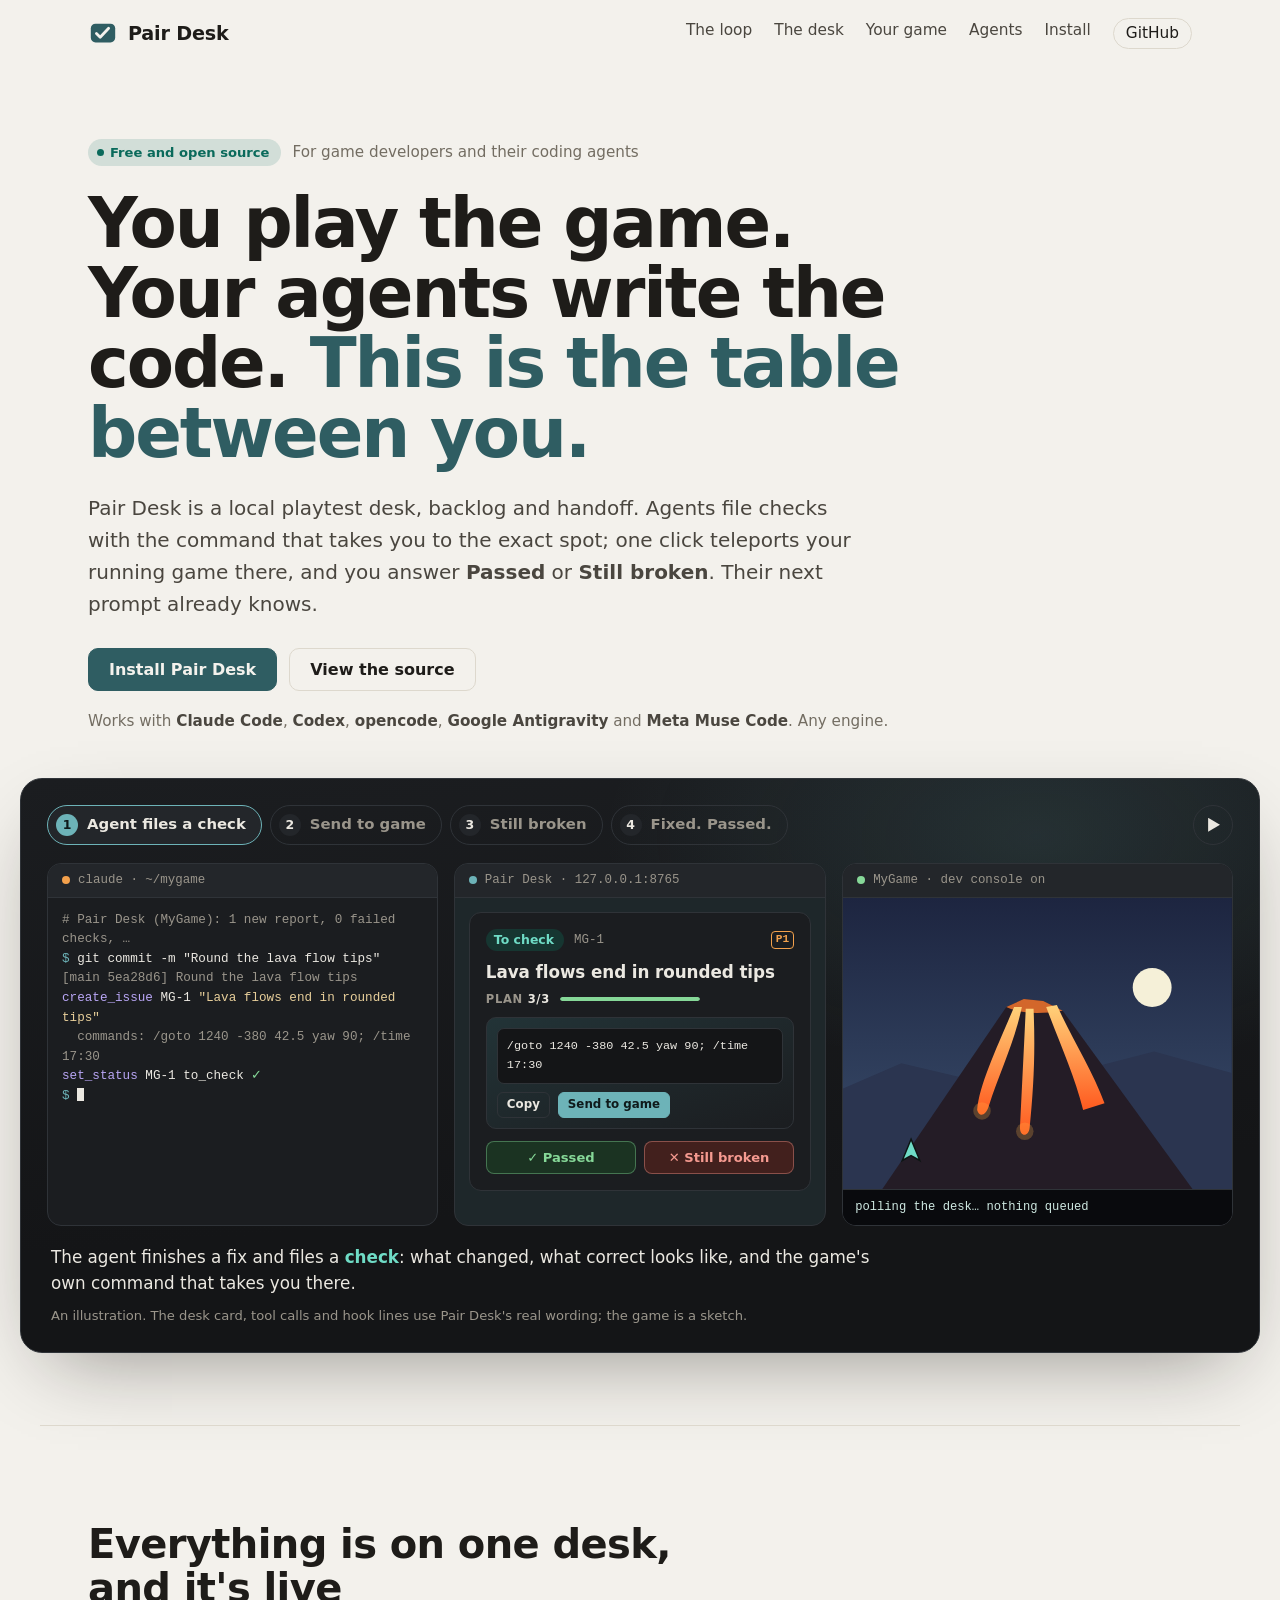
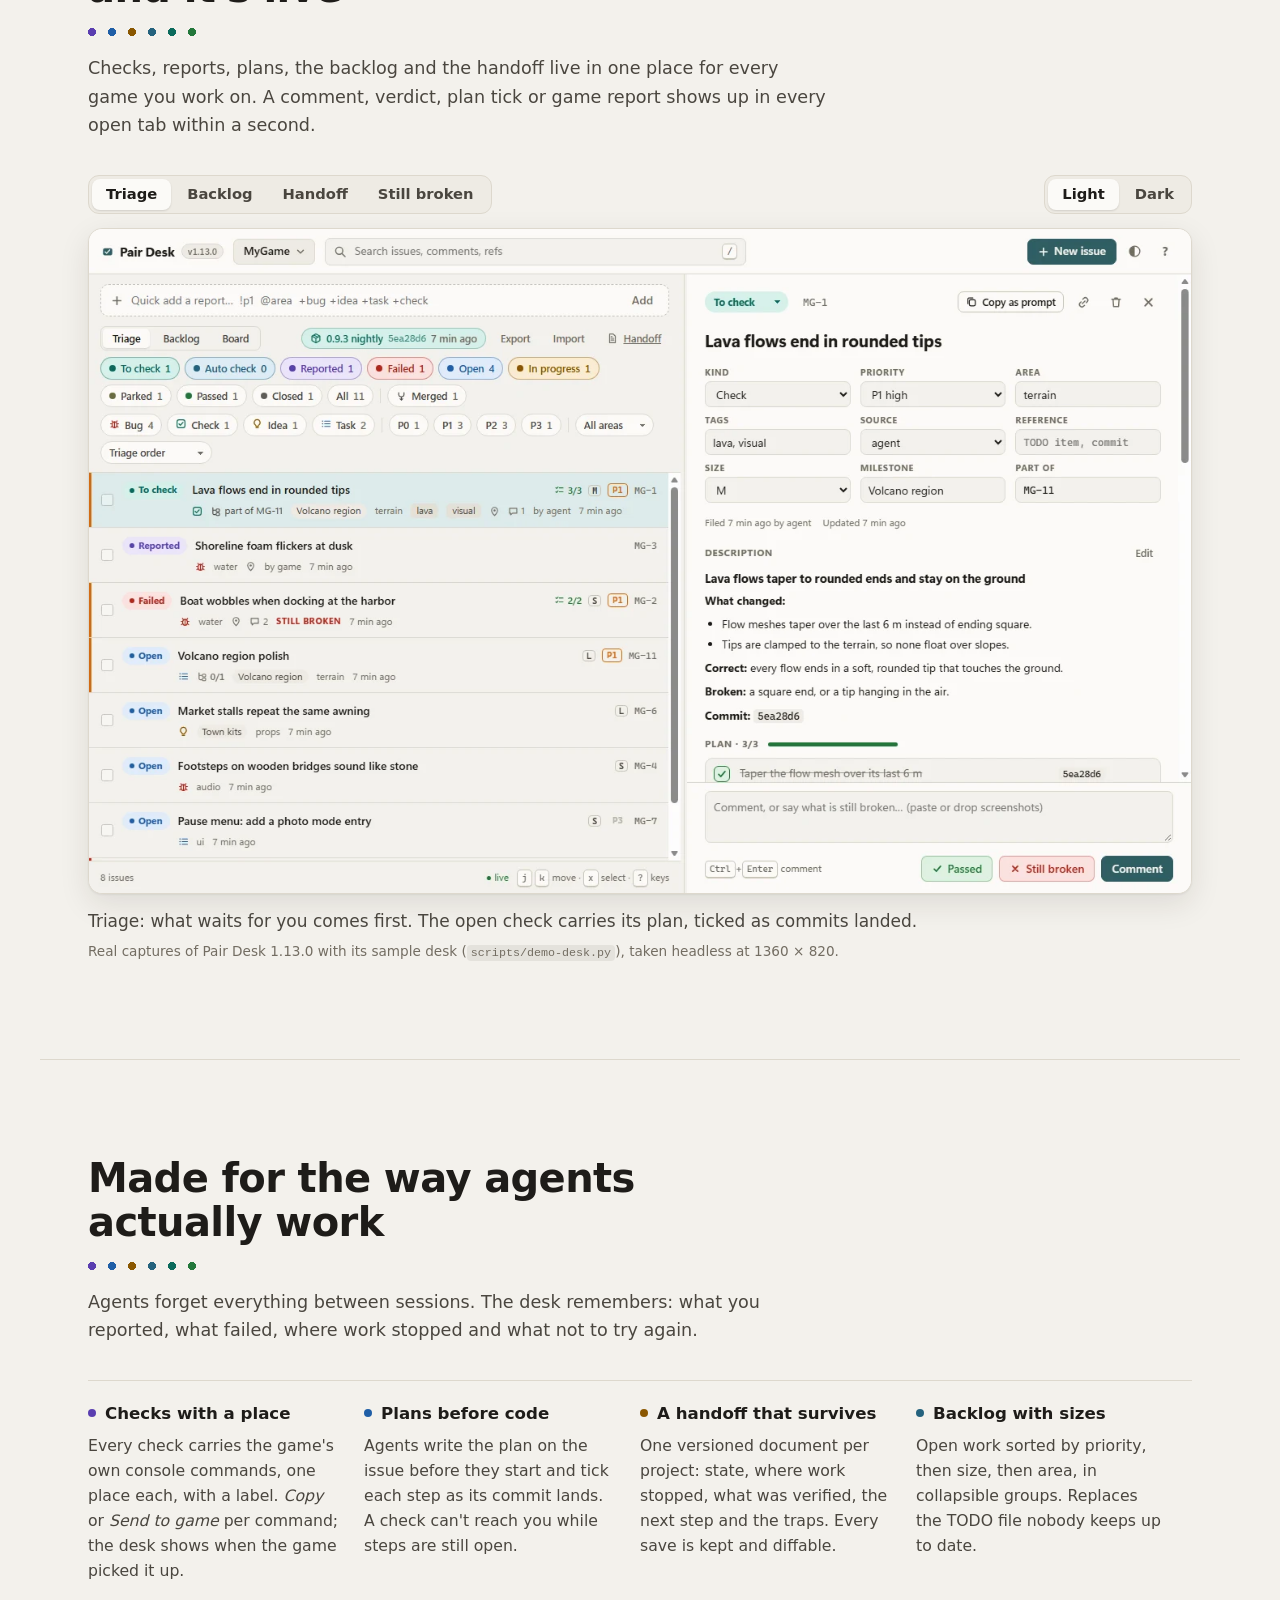
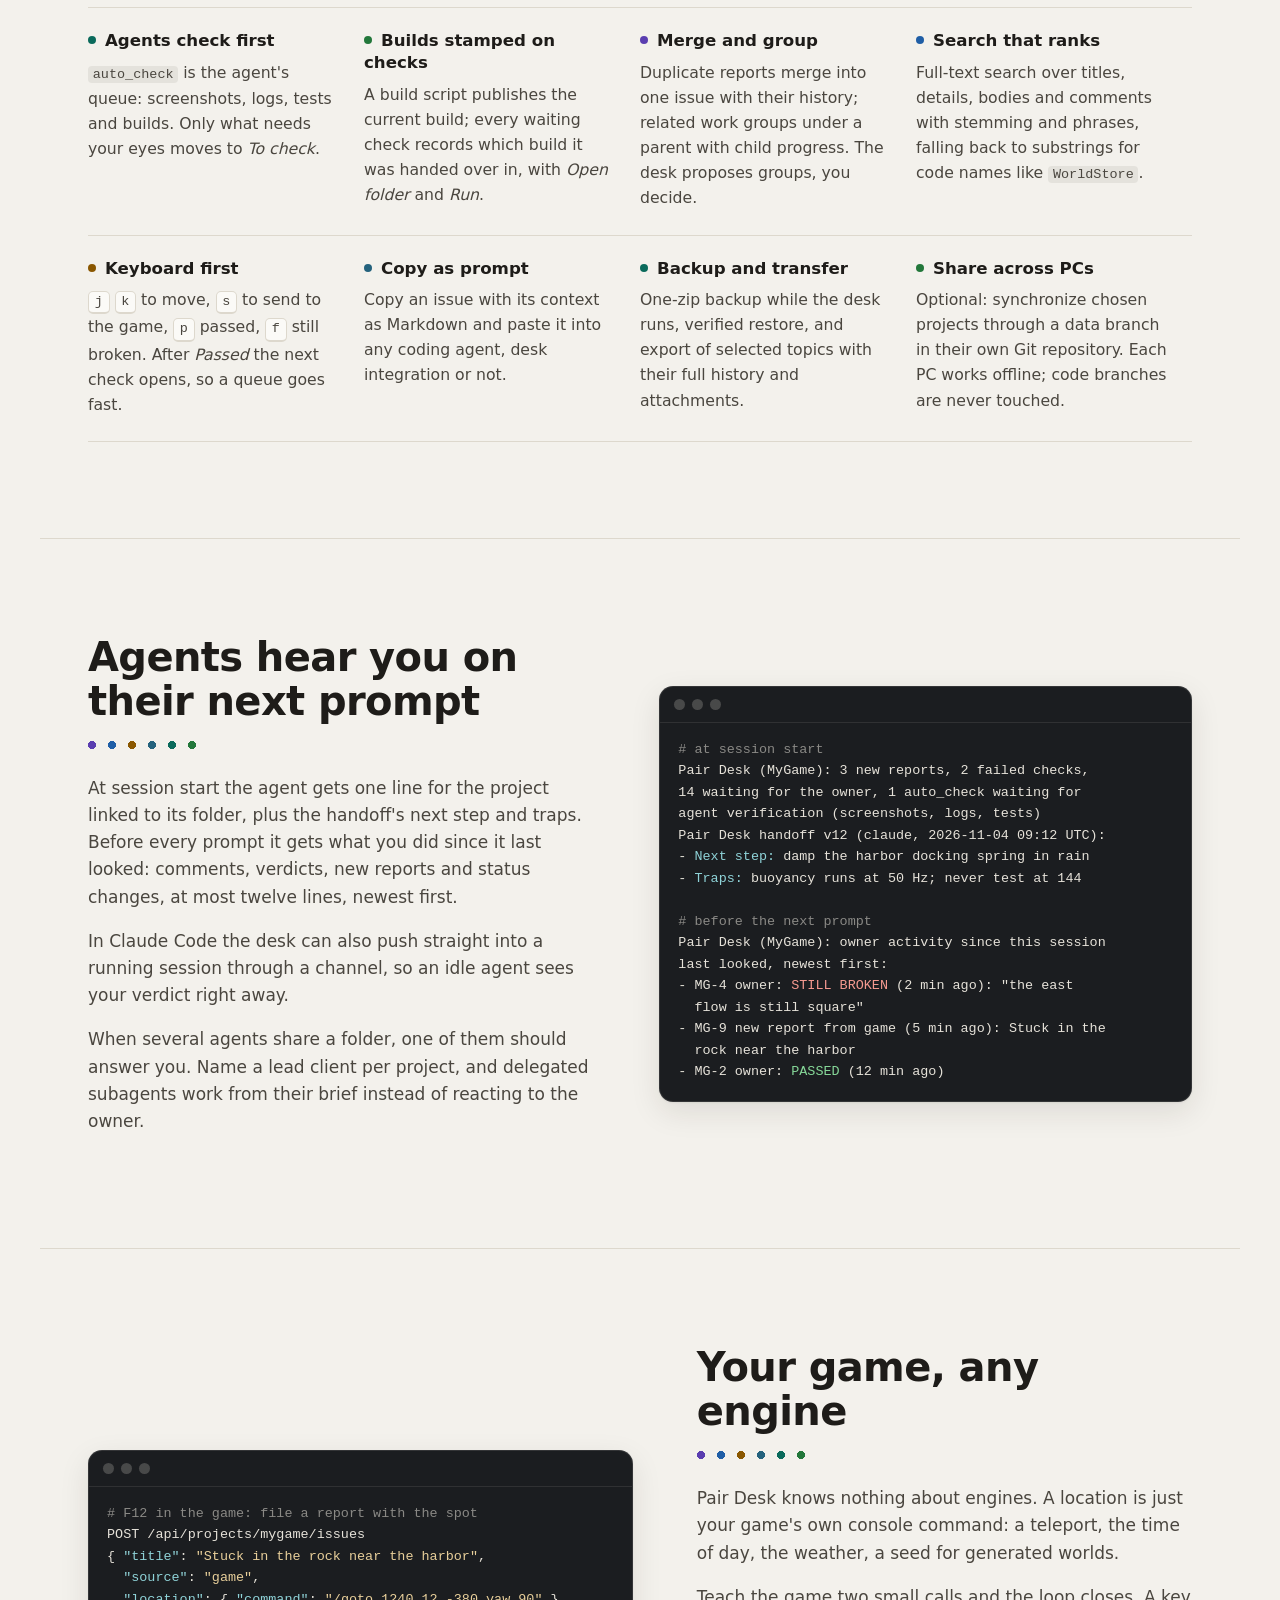
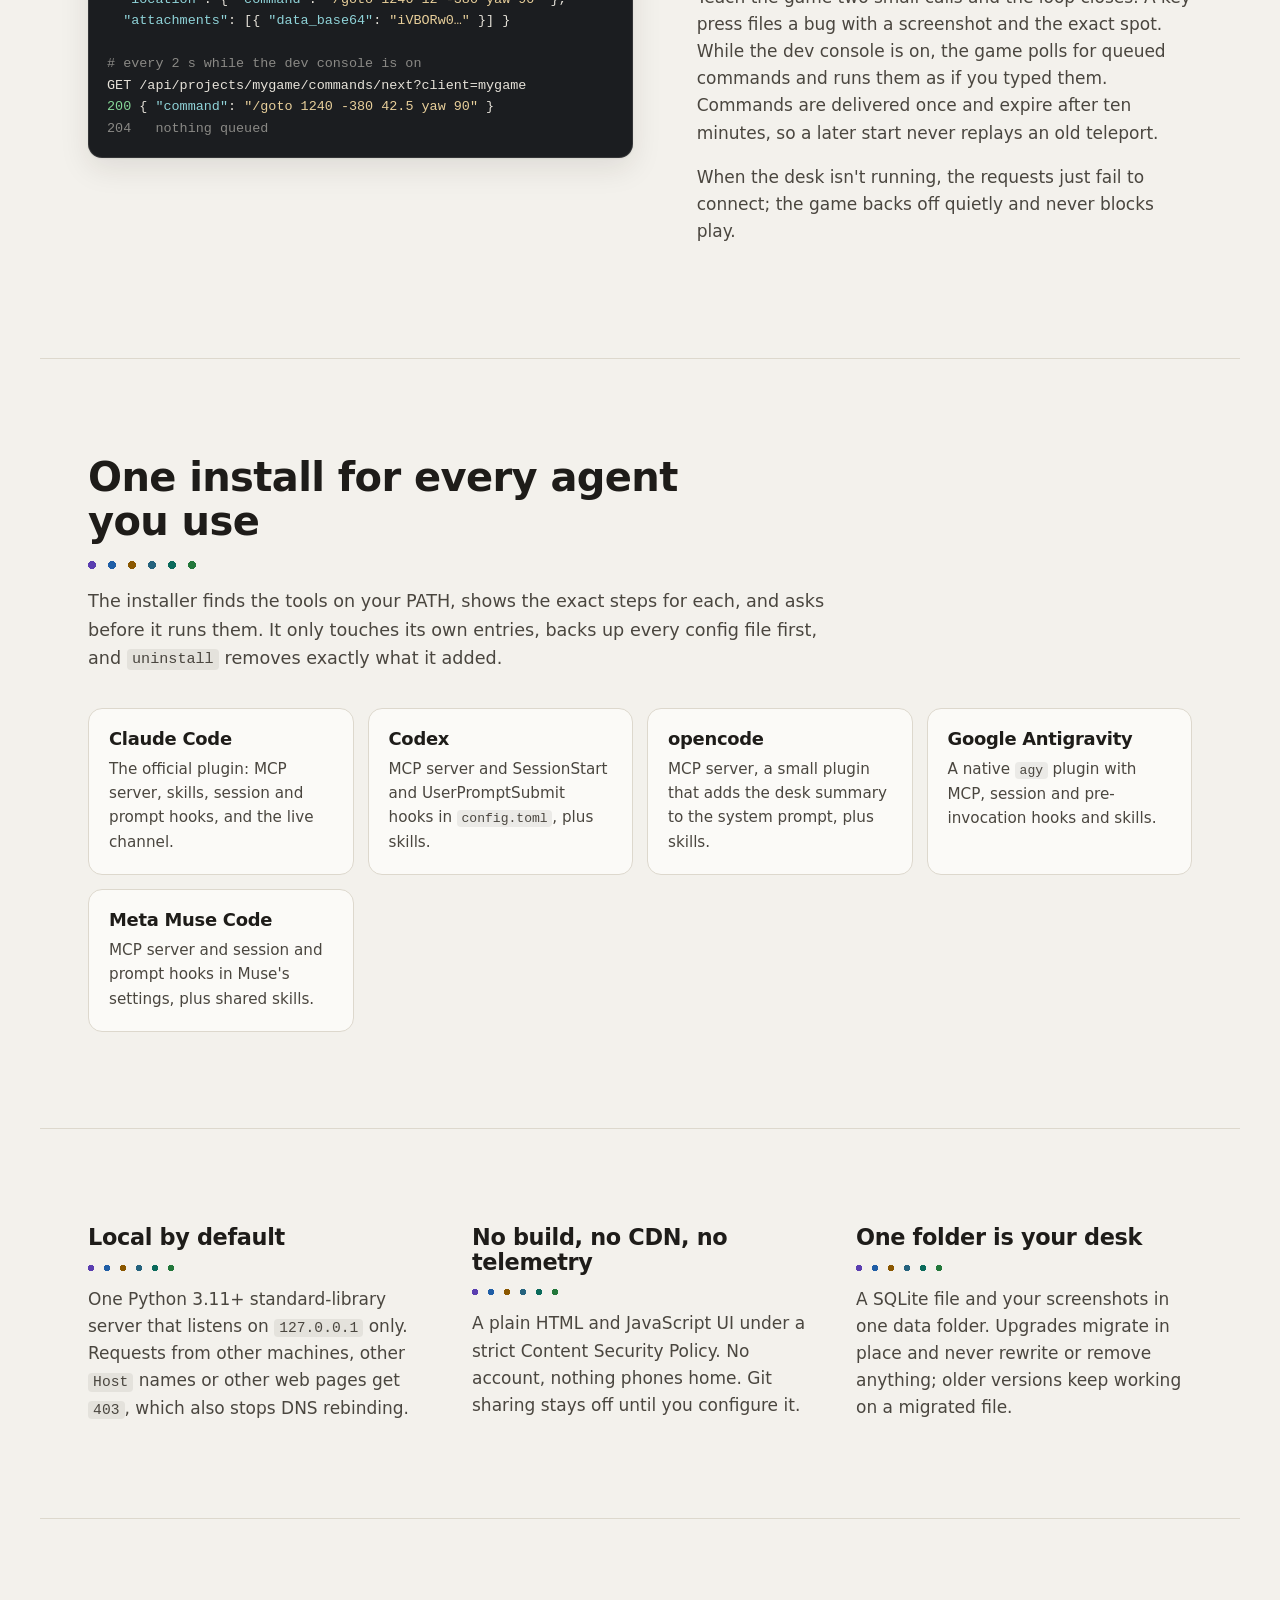
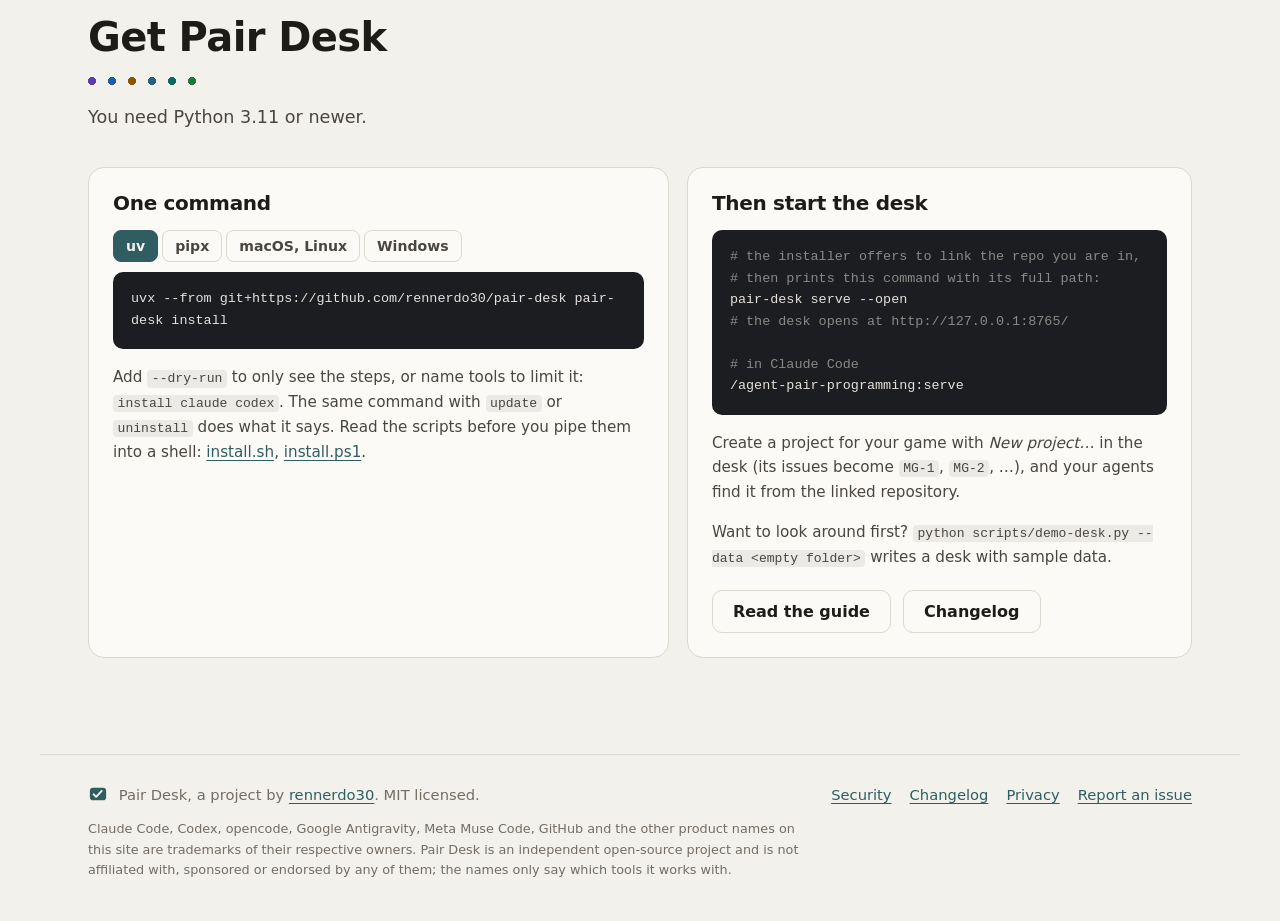
<file: website/index.html>
<!doctype html>
<html lang="en">
<head>
  <meta charset="utf-8">
  <meta name="viewport" content="width=device-width, initial-scale=1">
  <title>Pair Desk: the playtest desk you share with your coding agents</title>
  <meta name="description" content="Pair Desk is a free, local playtest desk, backlog and handoff for game developers and their coding agents. Agents file checks with the command that takes you to the spot, your game teleports you there, and you answer Passed or Still broken.">
  <meta name="color-scheme" content="light dark">
  <meta name="theme-color" content="#f3f1ec" media="(prefers-color-scheme: light)">
  <meta name="theme-color" content="#141517" media="(prefers-color-scheme: dark)">
  <meta http-equiv="Content-Security-Policy" content="default-src 'self'; img-src 'self'; style-src 'self'; script-src 'self'; connect-src https://api.github.com; base-uri 'none'; form-action 'none'">
  <link rel="canonical" href="https://pair-desk.renner.dev/">
  <link rel="icon" href="assets/pair-desk-icon.svg" type="image/svg+xml">
  <link rel="manifest" href="site.webmanifest">
  <meta property="og:title" content="Pair Desk">
  <meta property="og:description" content="You play the game, your agents write the code. Pair Desk is the table between you.">
  <meta property="og:type" content="website">
  <meta property="og:url" content="https://pair-desk.renner.dev/">
  <meta property="og:image" content="https://pair-desk.renner.dev/assets/shots/triage-light.webp">
  <meta name="twitter:card" content="summary_large_image">
  <link rel="stylesheet" href="style.css">
  <script src="boot.js"></script>
  <script src="site.js" defer></script>
  <script src="releases.js" defer></script>
</head>
<body>
  <a class="skip" href="#main">Skip to content</a>

  <header class="top">
    <a class="brand" href="#top" aria-label="Pair Desk home">
      <img src="assets/pair-desk-icon.svg" width="30" height="30" alt="">
      <span>Pair Desk</span>
    </a>
    <nav aria-label="Sections">
      <a href="#loop">The loop</a>
      <a href="#desk">The desk</a>
      <a href="#game">Your game</a>
      <a href="#agents">Agents</a>
      <a href="#install">Install</a>
      <a class="nav-gh" href="https://github.com/rennerdo30/pair-desk">GitHub</a>
    </nav>
  </header>

  <main id="main">
    <section class="hero" id="top" aria-labelledby="hero-title">
      <div class="hero-copy">
        <p class="kicker"><span class="pill pill-to_check">Free and open source</span> For game developers and their coding agents</p>
        <h1 id="hero-title">You play the game. Your agents write the code. <em>This is the table between you.</em></h1>
        <p class="lede">Pair Desk is a local playtest desk, backlog and handoff. Agents file checks with the command that takes you to the exact spot; one click teleports your running game there, and you answer <strong>Passed</strong> or <strong>Still broken</strong>. Their next prompt already knows.</p>
        <div class="cta">
          <a class="btn btn-primary" href="#install">Install Pair Desk</a>
          <a class="btn btn-ghost" href="https://github.com/rennerdo30/pair-desk">View the source</a>
        </div>
        <p class="works">Works with <b>Claude Code</b>, <b>Codex</b>, <b>opencode</b>, <b>Google Antigravity</b> and <b>Meta Muse Code</b>. Any engine.</p>
      </div>
    </section>

    <section class="loop" id="loop" aria-labelledby="loop-title">
      <h2 id="loop-title" class="sr-only">One check, start to finish</h2>
      <figure class="stage" data-step="1" aria-labelledby="stage-caption">
        <div class="steps" role="group" aria-label="Show the step">
          <button type="button" data-goto="1" aria-pressed="true"><span>1</span> Agent files a check</button>
          <button type="button" data-goto="2" aria-pressed="false"><span>2</span> Send to game</button>
          <button type="button" data-goto="3" aria-pressed="false"><span>3</span> Still broken</button>
          <button type="button" data-goto="4" aria-pressed="false"><span>4</span> Fixed. Passed.</button>
          <button type="button" class="play" data-play aria-pressed="false" aria-label="Play the loop" title="Play the loop"><span aria-hidden="true"></span></button>
        </div>

        <div class="panes">
          <!-- the agent -->
          <section class="pane pane-agent" aria-label="The agent's session">
            <header class="pane-head"><span class="dot"></span>claude · ~/mygame</header>
            <div class="term">
              <p class="ln s1 s2 s3 s4"><span class="c"># Pair Desk (MyGame): 1 new report, 0 failed checks, …</span></p>
              <p class="ln s1 s2 s3 s4"><span class="p">$</span> git commit -m "Round the lava flow tips"</p>
              <p class="ln s1 s2 s3 s4 dim">[main 5ea28d6] Round the lava flow tips</p>
              <p class="ln s1 s2 s3 s4"><span class="t">create_issue</span> MG-1 <span class="s">"Lava flows end in rounded tips"</span></p>
              <p class="ln s1 s2 s3 s4 dim">&nbsp;&nbsp;commands: /goto 1240 -380 42.5 yaw 90; /time 17:30</p>
              <p class="ln s1 s2 s3 s4"><span class="t">set_status</span> MG-1 to_check <span class="ok">✓</span></p>
              <p class="ln s3 s4 hook"><span class="c">Pair Desk (MyGame): owner activity since this session last looked:</span><br>- MG-1 owner: STILL BROKEN (just now): "the east flow is still square"</p>
              <p class="ln s3 s4"><span class="t">set_plan</span> MG-1 4 steps, + "Taper the east flow" <span class="ok">✓</span></p>
              <p class="ln s3 s4"><span class="p">$</span> git commit -m "Taper the east flow as well"</p>
              <p class="ln s3 s4 dim">[main 8c21f0a] Taper the east flow as well</p>
              <p class="ln s4"><span class="t">progress</span> MG-1 step 4 done 8c21f0a <span class="ok">✓</span></p>
              <p class="ln s4"><span class="t">set_status</span> MG-1 to_check <span class="ok">✓</span></p>
              <p class="ln s4"><span class="t">set_status</span> MG-1 passed <span class="no">refused: only the owner gives that verdict</span></p>
              <p class="ln caret s1 s2 s3 s4"><span class="p">$</span> <i></i></p>
            </div>
          </section>

          <!-- the desk -->
          <section class="pane pane-desk" aria-label="The check on Pair Desk">
            <header class="pane-head"><span class="dot"></span>Pair Desk · 127.0.0.1:8765</header>
            <div class="card">
              <div class="card-top">
                <span class="status st-to_check s-show1 s-show2">To check</span>
                <span class="status st-failed s-show3">Failed</span>
                <span class="status st-passed s-show4">Passed</span>
                <span class="id">MG-1</span>
                <span class="prio">P1</span>
              </div>
              <h3 class="card-title">Lava flows end in rounded tips</h3>
              <div class="plan">
                <span class="plan-label">Plan <b class="s-show1 s-show2">3/3</b><b class="s-show3">3/4</b><b class="s-show4">4/4</b></span>
                <span class="bar"><i></i></span>
              </div>
              <div class="where">
                <code>/goto 1240 -380 42.5 yaw 90; /time 17:30</code>
                <div class="where-actions">
                  <span class="mini">Copy</span>
                  <span class="mini mini-send" data-press="2 4">Send to game</span>
                  <span class="picked s-show2 s-show4">Picked up by <b>mygame</b> · just now</span>
                </div>
              </div>
              <div class="note s-show3">
                <span class="who">owner</span> <span class="verdict">STILL BROKEN</span>
                <p>the east flow is still square</p>
                <span class="thumb" aria-hidden="true"><i></i></span>
              </div>
              <div class="note note-pass s-show4">
                <span class="who">owner</span> <span class="verdict verdict-ok">PASSED</span>
                <p>all three are round now</p>
              </div>
              <div class="verdicts">
                <span class="v v-pass" data-press="4">✓ Passed</span>
                <span class="v v-fail" data-press="3">✕ Still broken</span>
              </div>
            </div>
          </section>

          <!-- the game -->
          <section class="pane pane-game" aria-label="Your game">
            <header class="pane-head"><span class="dot"></span>MyGame · dev console on</header>
            <div class="game">
              <svg class="world" viewBox="0 0 400 300" preserveAspectRatio="xMidYMid slice" role="img" aria-label="A sketch of a volcano at dusk with lava flows running down its slope">
                <defs>
                  <linearGradient id="sky" x1="0" y1="0" x2="0" y2="1">
                    <stop offset="0" class="sky-a"/>
                    <stop offset="1" class="sky-b"/>
                  </linearGradient>
                  <linearGradient id="lava" x1="0" y1="0" x2="0" y2="1">
                    <stop offset="0" stop-color="#ffd27a"/>
                    <stop offset="1" stop-color="#ff5a1f"/>
                  </linearGradient>
                </defs>
                <rect class="sky" width="400" height="300" fill="url(#sky)"/>
                <circle class="sun" cx="318" cy="92" r="20"/>
                <path class="ridge-far" d="M0 196 L60 170 L120 184 L190 150 L250 176 L320 158 L400 180 L400 300 L0 300 Z"/>
                <path class="volcano" d="M40 300 L168 112 L186 104 L206 106 L226 116 L360 300 Z"/>
                <path class="crater" d="M168 112 Q187 122 226 116 L206 106 L186 104 Z"/>
                <g class="flows" fill="url(#lava)">
                  <path d="M184 112 C176 150 160 182 150 214 C147 224 140 226 138 218 C140 192 160 150 176 112 Z"/>
                  <path d="M196 114 C198 160 196 196 192 236 C191 246 182 246 182 236 C184 196 186 156 188 114 Z"/>
                  <path class="tip-square" d="M209 112 C223 150 238 182 247 218 L269 211 C256 176 234 142 220 110 Z"/>
                  <path class="tip-round" d="M209 112 C223 150 238 182 247 216 C251 232 273 226 269 211 C256 176 234 142 220 110 Z"/>
                </g>
                <g class="glow" aria-hidden="true">
                  <circle cx="143" cy="219" r="9"/><circle cx="187" cy="240" r="9"/><circle class="glow-east" cx="259" cy="222" r="9"/>
                </g>
                <circle class="mark" cx="258" cy="214" r="18"/>
                <g class="player">
                  <path d="M0 -14 L9 8 L0 3 L-9 8 Z"/>
                </g>
              </svg>
              <div class="console">
                <p class="s1 s3">polling the desk… nothing queued</p>
                <p class="s2 s4"><span class="p">&gt;</span> /goto 1240 -380 42.5 yaw 90; /time 17:30</p>
              </div>
              <span class="flash" aria-hidden="true"></span>
            </div>
          </section>
        </div>

        <figcaption id="stage-caption">
          <span class="cap s-show1">The agent finishes a fix and files a <b>check</b>: what changed, what correct looks like, and the game's own command that takes you there.</span>
          <span class="cap s-show2">You press <b>Send to game</b>. The game polls the desk, runs the command, and you are standing at the flow at 17:30.</span>
          <span class="cap s-show3">The east flow still ends square. You answer <b>Still broken</b> and paste a screenshot. The agent's next prompt starts with that line.</span>
          <span class="cap s-show4">The fix lands, the plan step is ticked, the check goes back to you. Agents can't mark anything passed. <b>Only you can.</b></span>
        </figcaption>
        <p class="stage-note">An illustration. The desk card, tool calls and hook lines use Pair Desk's real wording; the game is a sketch.</p>
      </figure>
    </section>

    <section class="band" id="desk" aria-labelledby="desk-title">
      <div class="band-head">
        <h2 id="desk-title">Everything is on one desk, and it's live</h2>
        <p class="intro">Checks, reports, plans, the backlog and the handoff live in one place for every game you work on. A comment, verdict, plan tick or game report shows up in every open tab within a second.</p>
      </div>
      <figure class="viewer">
        <div class="viewer-bar">
          <div class="views" role="group" aria-label="Show the desk's">
            <button type="button" data-view="triage" aria-pressed="true">Triage</button>
            <button type="button" data-view="backlog" aria-pressed="false">Backlog</button>
            <button type="button" data-view="handoff" aria-pressed="false">Handoff</button>
            <button type="button" data-view="failed" aria-pressed="false">Still broken</button>
          </div>
          <div class="themes" role="group" aria-label="Desk theme">
            <button type="button" data-theme="light" aria-pressed="false">Light</button>
            <button type="button" data-theme="dark" aria-pressed="false">Dark</button>
          </div>
        </div>
        <div class="window">
          <picture>
            <source media="(prefers-color-scheme: dark)" srcset="assets/shots/triage-dark.webp">
            <img data-shot src="assets/shots/triage-light.webp" width="1360" height="820" alt="The triage list with a check waiting for the owner; the open check shows its fields, description and a finished plan.">
          </picture>
        </div>
        <figcaption id="viewer-caption">Triage: what waits for you comes first. The open check carries its plan, ticked as commits landed.</figcaption>
      </figure>
      <p class="shot-note">Real captures of Pair Desk 1.13.0 with its sample desk (<code>scripts/demo-desk.py</code>), taken headless at 1360 × 820.</p>
    </section>

    <section class="band" id="features" aria-labelledby="features-title">
      <div class="band-head">
        <h2 id="features-title">Made for the way agents actually work</h2>
        <p class="intro">Agents forget everything between sessions. The desk remembers: what you reported, what failed, where work stopped and what not to try again.</p>
      </div>
      <dl class="spec">
        <div><dt>Checks with a place</dt><dd>Every check carries the game's own console commands, one place each, with a label. <em>Copy</em> or <em>Send to game</em> per command; the desk shows when the game picked it up.</dd></div>
        <div><dt>Plans before code</dt><dd>Agents write the plan on the issue before they start and tick each step as its commit lands. A check can't reach you while steps are still open.</dd></div>
        <div><dt>A handoff that survives</dt><dd>One versioned document per project: state, where work stopped, what was verified, the next step and the traps. Every save is kept and diffable.</dd></div>
        <div><dt>Backlog with sizes</dt><dd>Open work sorted by priority, then size, then area, in collapsible groups. Replaces the TODO file nobody keeps up to date.</dd></div>
        <div><dt>Agents check first</dt><dd><code>auto_check</code> is the agent's queue: screenshots, logs, tests and builds. Only what needs your eyes moves to <em>To check</em>.</dd></div>
        <div><dt>Builds stamped on checks</dt><dd>A build script publishes the current build; every waiting check records which build it was handed over in, with <em>Open folder</em> and <em>Run</em>.</dd></div>
        <div><dt>Merge and group</dt><dd>Duplicate reports merge into one issue with their history; related work groups under a parent with child progress. The desk proposes groups, you decide.</dd></div>
        <div><dt>Search that ranks</dt><dd>Full-text search over titles, details, bodies and comments with stemming and phrases, falling back to substrings for code names like <code>WorldStore</code>.</dd></div>
        <div><dt>Keyboard first</dt><dd><kbd>j</kbd> <kbd>k</kbd> to move, <kbd>s</kbd> to send to the game, <kbd>p</kbd> passed, <kbd>f</kbd> still broken. After <em>Passed</em> the next check opens, so a queue goes fast.</dd></div>
        <div><dt>Copy as prompt</dt><dd>Copy an issue with its context as Markdown and paste it into any coding agent, desk integration or not.</dd></div>
        <div><dt>Backup and transfer</dt><dd>One-zip backup while the desk runs, verified restore, and export of selected topics with their full history and attachments.</dd></div>
        <div><dt>Share across PCs</dt><dd>Optional: synchronize chosen projects through a data branch in their own Git repository. Each PC works offline; code branches are never touched.</dd></div>
      </dl>
    </section>

    <section class="band" id="hooks" aria-labelledby="hooks-title">
      <div class="split">
        <div class="prose">
          <h2 id="hooks-title">Agents hear you on their next prompt</h2>
          <p>At session start the agent gets one line for the project linked to its folder, plus the handoff's next step and traps. Before every prompt it gets what you did since it last looked: comments, verdicts, new reports and status changes, at most twelve lines, newest first.</p>
          <p>In Claude Code the desk can also push straight into a running session through a channel, so an idle agent sees your verdict right away.</p>
          <p>When several agents share a folder, one of them should answer you. Name a lead client per project, and delegated subagents work from their brief instead of reacting to the owner.</p>
        </div>
        <div class="term-card" role="group" aria-label="What the agent sees">
          <div class="term-bar" aria-hidden="true"><span></span><span></span><span></span></div>
<pre><code><span class="c"># at session start</span>
Pair Desk (MyGame): 3 new reports, 2 failed checks,
14 waiting for the owner, 1 auto_check waiting for
agent verification (screenshots, logs, tests)
Pair Desk handoff v12 (claude, 2026-11-04 09:12 UTC):
- <span class="k">Next step:</span> damp the harbor docking spring in rain
- <span class="k">Traps:</span> buoyancy runs at 50 Hz; never test at 144

<span class="c"># before the next prompt</span>
Pair Desk (MyGame): owner activity since this session
last looked, newest first:
- MG-4 owner: <span class="bad">STILL BROKEN</span> (2 min ago): "the east
  flow is still square"
- MG-9 new report from game (5 min ago): Stuck in the
  rock near the harbor
- MG-2 owner: <span class="good">PASSED</span> (12 min ago)</code></pre>
        </div>
      </div>
    </section>

    <section class="band" id="game" aria-labelledby="game-title">
      <div class="split split-rev">
        <div class="term-card" role="group" aria-label="The game integration">
          <div class="term-bar" aria-hidden="true"><span></span><span></span><span></span></div>
<pre><code><span class="c"># F12 in the game: file a report with the spot</span>
POST /api/projects/mygame/issues
{ <span class="k">"title"</span>: <span class="s">"Stuck in the rock near the harbor"</span>,
  <span class="k">"source"</span>: <span class="s">"game"</span>,
  <span class="k">"location"</span>: { <span class="k">"command"</span>: <span class="s">"/goto 1240 12 -380 yaw 90"</span> },
  <span class="k">"attachments"</span>: [{ <span class="k">"data_base64"</span>: <span class="s">"iVBORw0…"</span> }] }

<span class="c"># every 2 s while the dev console is on</span>
GET /api/projects/mygame/commands/next?client=mygame
<span class="good">200</span> { <span class="k">"command"</span>: <span class="s">"/goto 1240 -380 42.5 yaw 90"</span> }
<span class="dim">204   nothing queued</span></code></pre>
        </div>
        <div class="prose">
          <h2 id="game-title">Your game, any engine</h2>
          <p>Pair Desk knows nothing about engines. A location is just your game's own console command: a teleport, the time of day, the weather, a seed for generated worlds.</p>
          <p>Teach the game two small calls and the loop closes. A key press files a bug with a screenshot and the exact spot. While the dev console is on, the game polls for queued commands and runs them as if you typed them. Commands are delivered once and expire after ten minutes, so a later start never replays an old teleport.</p>
          <p>When the desk isn't running, the requests just fail to connect; the game backs off quietly and never blocks play.</p>
        </div>
      </div>
    </section>

    <section class="band" id="agents" aria-labelledby="agents-title">
      <div class="band-head">
        <h2 id="agents-title">One install for every agent you use</h2>
        <p class="intro">The installer finds the tools on your PATH, shows the exact steps for each, and asks before it runs them. It only touches its own entries, backs up every config file first, and <code>uninstall</code> removes exactly what it added.</p>
      </div>
      <ul class="agents">
        <li><h3>Claude Code</h3><p>The official plugin: MCP server, skills, session and prompt hooks, and the live channel.</p></li>
        <li><h3>Codex</h3><p>MCP server and SessionStart and UserPromptSubmit hooks in <code>config.toml</code>, plus skills.</p></li>
        <li><h3>opencode</h3><p>MCP server, a small plugin that adds the desk summary to the system prompt, plus skills.</p></li>
        <li><h3>Google Antigravity</h3><p>A native <code>agy</code> plugin with MCP, session and pre-invocation hooks and skills.</p></li>
        <li><h3>Meta Muse Code</h3><p>MCP server and session and prompt hooks in Muse's settings, plus shared skills.</p></li>
      </ul>
    </section>

    <section class="band trio" aria-label="Local, private and yours">
      <article>
        <h2>Local by default</h2>
        <p>One Python 3.11+ standard-library server that listens on <code>127.0.0.1</code> only. Requests from other machines, other <code>Host</code> names or other web pages get <code>403</code>, which also stops DNS rebinding.</p>
      </article>
      <article>
        <h2>No build, no CDN, no telemetry</h2>
        <p>A plain HTML and JavaScript UI under a strict Content Security Policy. No account, nothing phones home. Git sharing stays off until you configure it.</p>
      </article>
      <article>
        <h2>One folder is your desk</h2>
        <p>A SQLite file and your screenshots in one data folder. Upgrades migrate in place and never rewrite or remove anything; older versions keep working on a migrated file.</p>
      </article>
    </section>

    <section class="band install" id="install" aria-labelledby="install-title">
      <div class="band-head">
        <h2 id="install-title">Get Pair Desk</h2>
        <p class="intro">You need Python 3.11 or newer. <span data-release="latest" data-field="found" hidden>The newest release is <strong data-release="latest" data-field="version"></strong>, from <span data-release="latest" data-field="date"></span>.</span></p>
      </div>
      <div class="dl-grid">
        <div class="dl">
          <h3>One command</h3>
          <div class="tabs" role="tablist" aria-label="Install with">
            <button type="button" role="tab" id="t-uvx" aria-controls="p-uvx" aria-selected="true">uv</button>
            <button type="button" role="tab" id="t-pipx" aria-controls="p-pipx" aria-selected="false" tabindex="-1">pipx</button>
            <button type="button" role="tab" id="t-sh" aria-controls="p-sh" aria-selected="false" tabindex="-1">macOS, Linux</button>
            <button type="button" role="tab" id="t-ps" aria-controls="p-ps" aria-selected="false" tabindex="-1">Windows</button>
          </div>
          <div class="tab-panels">
<pre role="tabpanel" id="p-uvx" aria-labelledby="t-uvx"><code>uvx --from git+https://github.com/rennerdo30/pair-desk pair-desk install</code></pre>
<pre role="tabpanel" id="p-pipx" aria-labelledby="t-pipx"><code>pipx run --spec git+https://github.com/rennerdo30/pair-desk pair-desk install</code></pre>
<pre role="tabpanel" id="p-sh" aria-labelledby="t-sh"><code>curl -fsSL https://raw.githubusercontent.com/rennerdo30/pair-desk/main/install.sh | sh</code></pre>
<pre role="tabpanel" id="p-ps" aria-labelledby="t-ps"><code>irm https://raw.githubusercontent.com/rennerdo30/pair-desk/main/install.ps1 | iex</code></pre>
          </div>
          <p class="dl-sub">Add <code>--dry-run</code> to only see the steps, or name tools to limit it: <code>install claude codex</code>. The same command with <code>update</code> or <code>uninstall</code> does what it says. Read the scripts before you pipe them into a shell: <a href="https://github.com/rennerdo30/pair-desk/blob/main/install.sh">install.sh</a>, <a href="https://github.com/rennerdo30/pair-desk/blob/main/install.ps1">install.ps1</a>.</p>
        </div>
        <div class="dl">
          <h3>Then start the desk</h3>
<pre><code><span class="c"># the installer offers to link the repo you are in,</span>
<span class="c"># then prints this command with its full path:</span>
pair-desk serve --open
<span class="c"># the desk opens at http://127.0.0.1:8765/</span>

<span class="c"># in Claude Code</span>
/agent-pair-programming:serve</code></pre>
          <p class="dl-sub">Create a project for your game with <em>New project…</em> in the desk (its issues become <code>MG-1</code>, <code>MG-2</code>, …), and your agents find it from the linked repository.</p>
          <p class="dl-sub">Want to look around first? <code>python scripts/demo-desk.py --data &lt;empty folder&gt;</code> writes a desk with sample data.</p>
          <p class="cta"><a class="btn" href="https://github.com/rennerdo30/pair-desk#readme">Read the guide</a> <a class="btn" href="https://github.com/rennerdo30/pair-desk/blob/main/CHANGELOG.md">Changelog</a></p>
        </div>
      </div>
    </section>
  </main>

  <footer class="foot">
    <p><img src="assets/pair-desk-icon.svg" width="20" height="20" alt=""> Pair Desk, a project by <a href="https://github.com/rennerdo30">rennerdo30</a>. MIT licensed.</p>
    <p><a href="https://github.com/rennerdo30/pair-desk/blob/main/SECURITY.md">Security</a> <a href="https://github.com/rennerdo30/pair-desk/blob/main/CHANGELOG.md">Changelog</a> <a href="privacy.html">Privacy</a> <a href="https://github.com/rennerdo30/pair-desk/issues">Report an issue</a></p>
  <p class="legal">Claude Code, Codex, opencode, Google Antigravity, Meta Muse Code, GitHub and the other product names on this site are trademarks of their respective owners. Pair Desk is an independent open-source project and is not affiliated with, sponsored or endorsed by any of them; the names only say which tools it works with.</p>
  </footer>
</body>
</html>
</file>
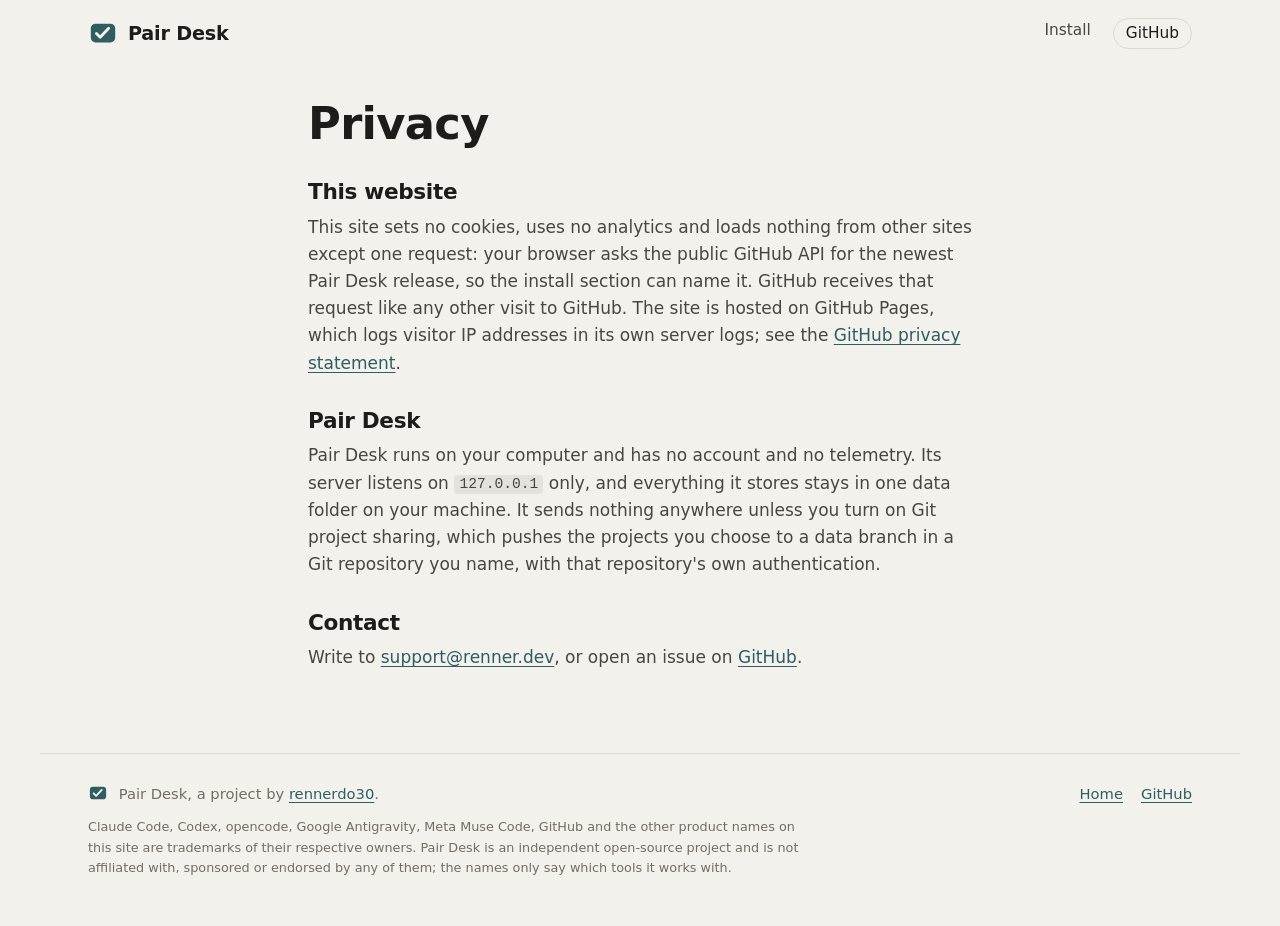
<file: website/privacy.html>
<!doctype html>
<html lang="en">
<head>
  <meta charset="utf-8">
  <meta name="viewport" content="width=device-width, initial-scale=1">
  <title>Privacy · Pair Desk</title>
  <meta name="color-scheme" content="light dark">
  <meta http-equiv="Content-Security-Policy" content="default-src 'self'; img-src 'self'; style-src 'self'; base-uri 'none'; form-action 'none'">
  <link rel="canonical" href="https://pair-desk.renner.dev/privacy.html">
  <link rel="icon" href="assets/pair-desk-icon.svg" type="image/svg+xml">
  <link rel="stylesheet" href="style.css">
</head>
<body>
  <header class="top">
    <a class="brand" href="./" aria-label="Pair Desk home">
      <img src="assets/pair-desk-icon.svg" width="30" height="30" alt="">
      <span>Pair Desk</span>
    </a>
    <nav aria-label="Site">
      <a href="./#install">Install</a>
      <a class="nav-gh" href="https://github.com/rennerdo30/pair-desk">GitHub</a>
    </nav>
  </header>

  <main class="doc">
    <h1>Privacy</h1>

    <h2>This website</h2>
    <p>This site sets no cookies, uses no analytics and loads nothing from other sites except one request: your browser asks the public GitHub API for the newest Pair Desk release, so the install section can name it. GitHub receives that request like any other visit to GitHub. The site is hosted on GitHub Pages, which logs visitor IP addresses in its own server logs; see the <a href="https://docs.github.com/en/site-policy/privacy-policies/github-general-privacy-statement">GitHub privacy statement</a>.</p>

    <h2>Pair Desk</h2>
    <p>Pair Desk runs on your computer and has no account and no telemetry. Its server listens on <code>127.0.0.1</code> only, and everything it stores stays in one data folder on your machine. It sends nothing anywhere unless you turn on Git project sharing, which pushes the projects you choose to a data branch in a Git repository you name, with that repository's own authentication.</p>

    <h2>Contact</h2>
    <p>Write to <a href="mailto:support@renner.dev">support@renner.dev</a>, or open an issue on <a href="https://github.com/rennerdo30/pair-desk/issues">GitHub</a>.</p>
  </main>

  <footer class="foot">
    <p><img src="assets/pair-desk-icon.svg" width="20" height="20" alt=""> Pair Desk, a project by <a href="https://github.com/rennerdo30">rennerdo30</a>.</p>
    <p><a href="./">Home</a> <a href="https://github.com/rennerdo30/pair-desk">GitHub</a></p>
  <p class="legal">Claude Code, Codex, opencode, Google Antigravity, Meta Muse Code, GitHub and the other product names on this site are trademarks of their respective owners. Pair Desk is an independent open-source project and is not affiliated with, sponsored or endorsed by any of them; the names only say which tools it works with.</p>
  </footer>
</body>
</html>
</file>
<file: website/style.css>
/* Pair Desk homepage.
   Concept: the desk itself. The page is the app's warm paper (graphite in dark mode) with its one
   deep-teal accent; the loop in the hero is a dark desktop with three panes side by side: the
   agent's session, the check on the desk, and the game. Pair Desk's status colours are the
   recurring mark: the row of status dots under every section heading follows the life of a check.
   Tokens mirror web/app.css. No external fonts or requests. */

:root {
  --page: #f3f1ec;
  --surface: #fbfaf7;
  --surface-2: #eeebe4;
  --ink: #1e1c19;
  --ink-2: #4a463f;
  --muted: #736d62;
  --line: #ddd8cd;
  --accent: #2f5d62;
  --accent-hover: #264e52;
  --accent-ink: #f4f2ed;
  --accent-soft: #dcebea;
  --code-bg: #1b1d20;
  --code-ink: #e6e2d9;
  --shadow: 0 1px 2px rgba(40, 32, 20, .06), 0 10px 30px rgba(40, 32, 20, .10);

  /* status colours, from the app */
  --reported: #5a3eb0;
  --open: #1f5ea6;
  --in_progress: #8a5700;
  --auto_check: #24627d;
  --to_check: #0a6a5b;
  --passed: #22773a;
  --failed: #b1261d;

  /* the desktop in the hero, identical in both themes */
  --desk: #141517;
  --desk-2: #1b1d20;
  --desk-3: #23262a;
  --desk-line: #2f3338;
  --desk-ink: #ebe8e1;
  --desk-ink-2: #9a958b;
  --d-teal: #6db3b8;
  --d-to_check: #6fdcc6; --d-to_check-bg: #163631;
  --d-failed: #f59a90;   --d-failed-bg: #42201d;
  --d-passed: #86d898;   --d-passed-bg: #1b3322;
  --d-p1: #f3a14c;
  --d-violet: #b9a6f5;

  --display: "Segoe UI Variable Display", "SF Pro Display", -apple-system, "Segoe UI", system-ui, sans-serif;
  --text: "Segoe UI Variable Text", "Segoe UI", -apple-system, system-ui, "Helvetica Neue", Arial, sans-serif;
  --mono: "Cascadia Code", "Cascadia Mono", "JetBrains Mono", "SF Mono", Menlo, Consolas, ui-monospace, monospace;

  --wrap: 1200px;
  --gutter: clamp(20px, 4vw, 48px);
  color-scheme: light dark;
}

@media (prefers-color-scheme: dark) {
  :root {
    --page: #141517;
    --surface: #1b1d20;
    --surface-2: #23262a;
    --ink: #ebe8e1;
    --ink-2: #cdc9c0;
    --muted: #9a958b;
    --line: #2f3338;
    --accent: #6db3b8;
    --accent-hover: #86c4c8;
    --accent-ink: #0f1a1b;
    --accent-soft: #1f3638;
    --code-bg: #0f1012;
    --shadow: 0 1px 2px rgba(0, 0, 0, .4), 0 10px 30px rgba(0, 0, 0, .35);
    --reported: #b9a6f5;
    --open: #8dbbf2;
    --in_progress: #f0c56e;
    --auto_check: #8ac9ed;
    --to_check: #6fdcc6;
    --passed: #86d898;
    --failed: #f59a90;
    --desk: #0d0e10;
    --desk-2: #17191c;
    --desk-3: #1f2226;
  }
}

*, *::before, *::after { box-sizing: border-box; }
html { scroll-behavior: smooth; -webkit-text-size-adjust: 100%; }
@media (prefers-reduced-motion: reduce) { html { scroll-behavior: auto; } }

body {
  margin: 0;
  background: var(--page);
  color: var(--ink);
  font: 400 1.0625rem/1.6 var(--text);
  text-rendering: optimizeLegibility;
}

img { max-width: 100%; height: auto; display: block; }
a { color: var(--accent); text-underline-offset: .18em; text-decoration-thickness: 1px; }
a:hover { text-decoration-thickness: 2px; }
:focus-visible { outline: 2px solid var(--accent); outline-offset: 3px; border-radius: 4px; }

code, kbd { font-family: var(--mono); font-size: .86em; }
:not(pre) > code {
  background: color-mix(in srgb, var(--ink) 7%, transparent);
  padding: .08em .35em;
  border-radius: 4px;
}
kbd {
  display: inline-block;
  min-width: 1.6em;
  padding: 0 .35em;
  border: 1px solid var(--line);
  border-bottom-width: 2px;
  border-radius: 5px;
  background: var(--surface);
  text-align: center;
  line-height: 1.5;
}

h1, h2, h3 { font-family: var(--display); line-height: 1.1; margin: 0; letter-spacing: -.015em; }
h2 { font-size: clamp(1.8rem, 3.3vw, 2.5rem); font-weight: 650; max-width: 24ch; }
h3 { font-size: 1.12rem; font-weight: 600; }
p { margin: 0 0 1em; }

/* the status row under section headings: reported, open, in progress, auto check, to check, passed */
.band h2::after, .trio h2::after {
  content: "";
  display: block;
  width: 110px; height: 8px;
  margin-top: 18px;
  background:
    radial-gradient(circle 4px at 4px 4px, var(--reported) 98%, transparent) 0 0 / 22px 8px no-repeat,
    radial-gradient(circle 4px at 4px 4px, var(--open) 98%, transparent) 20px 0 / 22px 8px no-repeat,
    radial-gradient(circle 4px at 4px 4px, var(--in_progress) 98%, transparent) 40px 0 / 22px 8px no-repeat,
    radial-gradient(circle 4px at 4px 4px, var(--auto_check) 98%, transparent) 60px 0 / 22px 8px no-repeat,
    radial-gradient(circle 4px at 4px 4px, var(--to_check) 98%, transparent) 80px 0 / 22px 8px no-repeat,
    radial-gradient(circle 4px at 4px 4px, var(--passed) 98%, transparent) 100px 0 / 22px 8px no-repeat;
}
.trio h2::after { margin-top: 14px; transform: scale(.8); transform-origin: left; }

.sr-only {
  position: absolute; width: 1px; height: 1px; padding: 0; margin: -1px;
  overflow: hidden; clip: rect(0 0 0 0); white-space: nowrap; border: 0;
}

.skip {
  position: absolute; left: 12px; top: -60px; z-index: 10;
  background: var(--accent); color: var(--accent-ink);
  padding: 8px 14px; border-radius: 6px; text-decoration: none;
}
.skip:focus { top: 12px; }

/* ---------- header ---------- */

.top {
  max-width: var(--wrap);
  margin: 0 auto;
  padding: 18px var(--gutter);
  display: flex; align-items: center; justify-content: space-between; gap: 20px;
}
.brand {
  display: inline-flex; align-items: center; gap: 10px;
  color: var(--ink); text-decoration: none;
  font: 700 1.2rem/1 var(--display); letter-spacing: -.01em;
}
.top nav { display: flex; flex-wrap: wrap; gap: 4px 22px; justify-content: flex-end; }
.top nav a { color: var(--ink-2); text-decoration: none; font-size: .96rem; }
.top nav a:hover { color: var(--ink); text-decoration: underline; }
.top nav .nav-gh {
  color: var(--ink);
  border: 1px solid var(--line);
  border-radius: 999px;
  padding: 2px 12px;
}
@media (max-width: 760px) { .top nav a:not(.nav-gh):not([href="#install"]) { display: none; } }

/* ---------- hero ---------- */

.hero {
  max-width: var(--wrap);
  margin: 0 auto;
  padding: clamp(28px, 6vw, 72px) var(--gutter) clamp(28px, 4vw, 44px);
}
.hero-copy { max-width: 880px; }
.kicker { display: flex; flex-wrap: wrap; align-items: center; gap: 8px 12px; color: var(--muted); font-size: .95rem; margin-bottom: 22px; }
.pill {
  display: inline-flex; align-items: center; gap: 6px;
  font-weight: 600; font-size: .82rem;
  padding: 3px 11px 3px 9px;
  border-radius: 999px;
}
.pill::before { content: ""; width: 7px; height: 7px; border-radius: 50%; background: currentColor; }
.pill-to_check { color: var(--to_check); background: color-mix(in srgb, var(--to_check) 14%, transparent); }

.hero h1 {
  font-size: clamp(2.3rem, 5.6vw, 4.3rem);
  font-weight: 700;
  letter-spacing: -.03em;
  line-height: 1.02;
  max-width: 17ch;
}
.hero h1 em { font-style: normal; color: var(--accent); }
.lede { font-size: clamp(1.08rem, 1.6vw, 1.25rem); color: var(--ink-2); max-width: 60ch; margin: 24px 0 28px; }
.cta { display: flex; flex-wrap: wrap; gap: 12px; margin: 0 0 18px; }
.works { color: var(--muted); font-size: .95rem; margin: 0; }
.works b { color: var(--ink-2); font-weight: 600; }

.btn {
  display: inline-flex; align-items: center; justify-content: center;
  padding: 11px 20px;
  border-radius: 10px;
  border: 1px solid var(--line);
  background: var(--surface);
  color: var(--ink);
  font: 600 1rem/1.2 var(--text);
  text-decoration: none;
  transition: background .15s, border-color .15s, transform .15s;
}
.btn:hover { border-color: var(--muted); text-decoration: none; }
.btn:active { transform: translateY(1px); }
.btn-primary { background: var(--accent); border-color: var(--accent); color: var(--accent-ink); }
.btn-primary:hover { background: var(--accent-hover); border-color: var(--accent-hover); }
.btn-ghost { background: transparent; }

/* ---------- the loop ---------- */

.loop {
  max-width: calc(var(--wrap) + 80px);
  margin: 0 auto;
  padding: 0 clamp(8px, 2vw, 20px) clamp(40px, 6vw, 72px);
}
.stage {
  margin: 0;
  background:
    radial-gradient(ellipse 50% 60% at 82% 10%, rgb(109 179 184 / .14), transparent 70%),
    linear-gradient(175deg, var(--desk-2), var(--desk) 70%);
  color: var(--desk-ink);
  border: 1px solid var(--desk-line);
  border-radius: 22px;
  padding: clamp(14px, 2.2vw, 26px);
  box-shadow: 0 30px 80px -30px rgba(20, 16, 10, .45);
}
.stage :focus-visible { outline-color: var(--d-teal); }

.steps { display: flex; flex-wrap: wrap; gap: 8px; margin-bottom: 18px; align-items: center; }
.steps button {
  display: inline-flex; align-items: center; gap: 9px;
  font: 600 .93rem/1 var(--text);
  color: var(--desk-ink-2);
  background: transparent;
  border: 1px solid var(--desk-line);
  border-radius: 999px;
  padding: 8px 15px 8px 8px;
  cursor: pointer;
  transition: color .2s, background .2s, border-color .2s;
}
.steps button span {
  display: inline-grid; place-items: center;
  width: 22px; height: 22px; border-radius: 50%;
  background: var(--desk-3); color: var(--desk-ink);
  font-size: .78rem;
}
.steps button:hover { color: var(--desk-ink); border-color: var(--desk-ink-2); }
.steps button[aria-pressed="true"] { color: var(--desk-ink); background: var(--desk-3); border-color: var(--d-teal); }
.steps button[aria-pressed="true"] span { background: var(--d-teal); color: #0f1a1b; }
.steps .play { margin-left: auto; padding: 8px; width: 40px; height: 40px; justify-content: center; }
.steps .play span { background: transparent; width: 14px; height: 14px; border-radius: 0; position: relative; }
.steps .play span::before {
  content: ""; position: absolute; inset: 0;
  background: var(--desk-ink);
  clip-path: polygon(15% 0, 100% 50%, 15% 100%);
}
.steps .play[aria-pressed="true"] span::before { clip-path: polygon(0 0, 35% 0, 35% 100%, 0 100%, 0 0, 65% 0, 100% 0, 100% 100%, 65% 100%, 65% 0); }
html:not(.js) .steps .play { display: none; }

.panes {
  display: grid;
  grid-template-columns: 1.05fr 1fr 1.05fr;
  gap: clamp(10px, 1.4vw, 16px);
}
@media (max-width: 1020px) { .panes { grid-template-columns: 1fr 1fr; } .pane-game { grid-column: 1 / -1; } }
@media (max-width: 680px) { .panes { grid-template-columns: 1fr; } }

.pane {
  background: var(--desk-2);
  border: 1px solid var(--desk-line);
  border-radius: 14px;
  overflow: hidden;
  display: flex; flex-direction: column;
  min-height: 360px;
}
.pane-head {
  display: flex; align-items: center; gap: 8px;
  padding: 9px 14px;
  font: 500 .78rem/1.2 var(--mono);
  color: var(--desk-ink-2);
  border-bottom: 1px solid var(--desk-line);
  background: var(--desk-3);
}
.pane-head .dot { width: 8px; height: 8px; border-radius: 50%; background: var(--d-teal); }
.pane-agent .pane-head .dot { background: var(--d-p1); }
.pane-game .pane-head .dot { background: var(--d-passed); }

/* agent */
.term { padding: 12px 14px 14px; font: 400 .79rem/1.55 var(--mono); color: var(--desk-ink); flex: 1; }
.term .ln { margin: 0; overflow-wrap: anywhere; }
.term .p { color: var(--d-teal); }
.term .c { color: var(--desk-ink-2); }
.term .t { color: var(--d-violet); }
.term .s { color: #e8cf9a; }
.term .dim { color: var(--desk-ink-2); }
.term .ok { color: var(--d-passed); }
.term .no { color: var(--d-failed); }
.term .hook {
  margin: 8px 0 6px;
  padding: 7px 9px;
  border-left: 3px solid var(--d-failed);
  background: color-mix(in srgb, var(--d-failed-bg) 70%, transparent);
  border-radius: 0 6px 6px 0;
}
.term .caret i {
  display: inline-block; width: .55em; height: 1.05em; vertical-align: -.18em;
  background: var(--desk-ink);
  animation: blink 1.1s steps(1) infinite;
}
@keyframes blink { 50% { opacity: 0; } }

/* step visibility: .sN lines appear from step N on; .s-showN only in step N */
.js .stage .ln { display: none; }
.js .stage[data-step="1"] .ln.s1, .js .stage[data-step="2"] .ln.s2,
.js .stage[data-step="3"] .ln.s3, .js .stage[data-step="4"] .ln.s4 { display: block; }
.js .stage [class*="s-show"] { display: none; }
.js .stage[data-step="1"] .s-show1, .js .stage[data-step="2"] .s-show2,
.js .stage[data-step="3"] .s-show3, .js .stage[data-step="4"] .s-show4 { display: revert; }
/* lines that appear in the current step fade in */
.js .stage[data-step="3"] .ln.s3:not(.s1), .js .stage[data-step="4"] .ln.s4:not(.s3) { animation: rise .45s ease both; }
@keyframes rise { from { opacity: 0; transform: translateY(4px); } }

/* without JS: show the finished story, every line once, step 1's card */
html:not(.js) .stage .s-show2, html:not(.js) .stage .s-show3, html:not(.js) .stage .s-show4 { display: none; }
html:not(.js) .stage .steps button:not(.play) { pointer-events: none; }

/* desk card */
.pane-desk { background: color-mix(in srgb, var(--desk-2) 85%, #2f5d62); }
.card {
  margin: 14px;
  padding: 16px;
  background: var(--desk-2);
  border: 1px solid var(--desk-line);
  border-radius: 12px;
  display: flex; flex-direction: column; gap: 12px;
  font-size: .9rem;
}
.card-top { display: flex; align-items: center; gap: 10px; }
.status {
  display: inline-flex; align-items: center; gap: 6px;
  font: 600 .78rem/1 var(--text);
  padding: 5px 10px 5px 8px; border-radius: 999px;
}
.status::before { content: ""; width: 6px; height: 6px; border-radius: 50%; background: currentColor; }
.st-to_check { color: var(--d-to_check); background: var(--d-to_check-bg); }
.st-failed { color: var(--d-failed); background: var(--d-failed-bg); }
.st-passed { color: var(--d-passed); background: var(--d-passed-bg); }
.js .stage[data-step="3"] .st-failed, .js .stage[data-step="4"] .st-passed { animation: pop .4s cubic-bezier(.3, 1.6, .5, 1) both; }
@keyframes pop { from { transform: scale(.7); opacity: 0; } }
.id { font: 500 .78rem var(--mono); color: var(--desk-ink-2); }
.prio { margin-left: auto; font: 600 .7rem/1 var(--mono); color: var(--d-p1); border: 1px solid currentColor; border-radius: 4px; padding: 2px 4px; }
.card-title { font-size: 1.05rem; color: var(--desk-ink); letter-spacing: -.005em; }
.plan { display: flex; align-items: center; gap: 10px; font: 600 .72rem/1 var(--text); color: var(--desk-ink-2); text-transform: uppercase; letter-spacing: .06em; }
.plan b { color: var(--desk-ink); }
.bar { flex: 1; max-width: 140px; height: 4px; background: var(--desk-3); border-radius: 2px; overflow: hidden; }
.bar i { display: block; height: 100%; width: 100%; background: var(--d-passed); border-radius: 2px; }
.js .stage[data-step="3"] .bar i { width: 75%; background: var(--d-p1); }
.where {
  background: linear-gradient(160deg, color-mix(in srgb, #2f5d62 35%, var(--desk-2)), var(--desk-2));
  border: 1px solid var(--desk-line);
  border-radius: 10px;
  padding: 10px;
}
.where code {
  display: block;
  font-size: .74rem;
  background: var(--desk);
  border: 1px solid var(--desk-line);
  border-radius: 7px;
  padding: 8px 9px;
  color: var(--desk-ink);
  overflow-wrap: anywhere;
}
.where-actions { display: flex; flex-wrap: wrap; align-items: center; gap: 6px 8px; margin-top: 8px; }
.mini {
  font: 600 .74rem/1 var(--text);
  border: 1px solid var(--desk-line);
  border-radius: 6px;
  padding: 6px 9px;
  color: var(--desk-ink);
}
.mini-send { background: var(--d-teal); color: #0f1a1b; border-color: var(--d-teal); }
.picked { font-size: .74rem; color: var(--desk-ink-2); }
.picked b { color: var(--d-to_check); font-weight: 600; }
.note {
  border-left: 3px solid var(--d-failed);
  background: color-mix(in srgb, var(--d-failed-bg) 60%, transparent);
  border-radius: 0 8px 8px 0;
  padding: 8px 10px;
  font-size: .84rem;
  position: relative;
}
.note p { margin: 3px 0 0; color: var(--desk-ink); }
.note .who { font-weight: 600; }
.note .verdict { font: 700 .7rem var(--mono); color: var(--d-failed); letter-spacing: .04em; }
.note-pass { border-left-color: var(--d-passed); background: color-mix(in srgb, var(--d-passed-bg) 60%, transparent); }
.note .verdict-ok { color: var(--d-passed); }
.thumb {
  position: absolute; right: 8px; top: 8px;
  width: 54px; height: 34px;
  border-radius: 5px; border: 1px solid var(--desk-line);
  background: linear-gradient(#3a2a4a, #a8553a 70%, #3b2a22 71%);
  overflow: hidden;
}
.thumb i { position: absolute; left: 30px; top: 18px; width: 12px; height: 7px; background: #ffb347; }
.verdicts { display: flex; gap: 8px; margin-top: auto; }
.v {
  flex: 1; text-align: center;
  font: 600 .82rem/1 var(--text);
  padding: 9px 8px; border-radius: 8px;
  border: 1px solid var(--desk-line);
}
.v-pass { color: var(--d-passed); background: var(--d-passed-bg); border-color: color-mix(in srgb, var(--d-passed) 40%, transparent); }
.v-fail { color: var(--d-failed); background: var(--d-failed-bg); border-color: color-mix(in srgb, var(--d-failed) 40%, transparent); }
/* the button being pressed in this step */
.js .stage[data-step="2"] [data-press~="2"], .js .stage[data-step="3"] [data-press~="3"], .js .stage[data-step="4"] [data-press~="4"] {
  box-shadow: 0 0 0 2px var(--desk-2), 0 0 0 4px currentColor;
  animation: press .5s ease .2s both;
}
.js .stage[data-step="2"] .mini-send, .js .stage[data-step="4"] .mini-send { color: #0f1a1b; box-shadow: 0 0 0 2px var(--desk-2), 0 0 0 4px var(--d-teal); }
@keyframes press { 40% { transform: scale(.94); } }

/* game */
.game { position: relative; flex: 1; display: flex; flex-direction: column; background: #120d14; }
.world { width: 100%; flex: 1; min-height: 220px; display: block; }
.sky-a { stop-color: #1d2540; transition: stop-color .8s; }
.sky-b { stop-color: #3b4f6e; transition: stop-color .8s; }
.sun { fill: #f5f0d8; transition: fill .8s, transform 1s; transform-box: fill-box; transform-origin: center; }
.ridge-far { fill: #2b3550; transition: fill .8s; }
.volcano { fill: #241c26; }
.crater { fill: #ff7a2c; opacity: .8; }
.flows path { transition: opacity .5s; }
.tip-round { opacity: 0; }
.glow circle { fill: #ffb347; opacity: .25; }
.glow-east { opacity: 0 !important; transition: opacity .5s; }
.js .stage[data-step="4"] .glow-east { opacity: .25 !important; }
.mark { fill: none; stroke: var(--d-to_check); stroke-width: 2; stroke-dasharray: 4 5; opacity: 0; transform-box: fill-box; transform-origin: center; }
.player { fill: var(--d-to_check); transform: translate(70px, 262px); transition: transform 0s; }
.player path { stroke: #0d1513; stroke-width: 1.5; }
/* dusk once the /time 17:30 has run */
.js .stage[data-step="2"] .sky-a, .js .stage[data-step="3"] .sky-a, .js .stage[data-step="4"] .sky-a { stop-color: #33224a; }
.js .stage[data-step="2"] .sky-b, .js .stage[data-step="3"] .sky-b, .js .stage[data-step="4"] .sky-b { stop-color: #d8774a; }
.js .stage[data-step="2"] .sun, .js .stage[data-step="3"] .sun, .js .stage[data-step="4"] .sun { fill: #ffcf7a; transform: translateY(66px); }
.js .stage[data-step="2"] .ridge-far, .js .stage[data-step="3"] .ridge-far, .js .stage[data-step="4"] .ridge-far { fill: #4a2f45; }
/* the teleport */
.js .stage[data-step="2"] .player, .js .stage[data-step="3"] .player, .js .stage[data-step="4"] .player { transform: translate(276px, 236px) rotate(-62deg); }
.js .stage[data-step="2"] .mark, .js .stage[data-step="3"] .mark { opacity: 1; animation: spin 6s linear infinite; }
.js .stage[data-step="3"] .mark { stroke: var(--d-failed); }
.js .stage[data-step="4"] .mark { opacity: 1; stroke: var(--d-passed); stroke-dasharray: none; }
@keyframes spin { to { transform: rotate(360deg); } }
.js .stage[data-step="4"] .tip-square { opacity: 0; }
.js .stage[data-step="4"] .tip-round { opacity: 1; }
.flash { position: absolute; inset: 0; background: #e7fff9; opacity: 0; pointer-events: none; }
.js .stage[data-step="2"] .flash, .js .stage.again .flash { animation: flash .6s ease-out; }
@keyframes flash { 0% { opacity: .55; } 100% { opacity: 0; } }
.console {
  font: 400 .76rem/1.5 var(--mono);
  color: #cfe9e2;
  background: rgb(8 10 12 / .85);
  border-top: 1px solid var(--desk-line);
  padding: 8px 12px;
  min-height: 2.6em;
}
.console p { margin: 0; overflow-wrap: anywhere; }
.console .p { color: var(--d-to_check); }
.js .console p { display: none; }
.js .stage[data-step="1"] .console .s1, .js .stage[data-step="2"] .console .s2,
.js .stage[data-step="3"] .console .s3, .js .stage[data-step="4"] .console .s4 { display: block; }
html:not(.js) .console .s2 { display: none; }

.stage figcaption {
  margin: 18px 4px 0;
  min-height: 3.2em;
  font-size: 1.05rem;
  color: var(--desk-ink);
  max-width: 78ch;
}
.stage figcaption b { color: var(--d-to_check); font-weight: 600; }
.stage-note { margin: 8px 4px 0; font-size: .82rem; color: var(--desk-ink-2); }

@media (prefers-reduced-motion: reduce) {
  .stage *, .stage *::before { animation: none !important; transition: none !important; }
}

/* ---------- bands ---------- */

main > .band {
  max-width: var(--wrap);
  margin: 0 auto;
  padding: clamp(48px, 8vw, 96px) var(--gutter);
  border-top: 1px solid var(--line);
}
.band-head { margin-bottom: 36px; }
.intro { color: var(--ink-2); max-width: 66ch; margin: 18px 0 0; font-size: 1.1rem; }

.split { display: grid; grid-template-columns: 1fr 1.05fr; gap: clamp(28px, 5vw, 64px); align-items: center; }
.split-rev { grid-template-columns: 1.1fr 1fr; }
@media (max-width: 900px) {
  .split, .split-rev { grid-template-columns: 1fr; }
  .split-rev .prose { order: -1; }
}
.prose h2 { margin-bottom: 26px; }
.prose p { color: var(--ink-2); max-width: 62ch; }

/* screenshot viewer */
.viewer { margin: 0; }
.viewer-bar { display: flex; flex-wrap: wrap; justify-content: space-between; gap: 10px; margin-bottom: 14px; }
.views, .themes {
  display: inline-flex; gap: 2px; padding: 3px;
  border: 1px solid var(--line); border-radius: 11px; background: var(--surface-2);
}
.views button, .themes button {
  font: 600 .92rem/1 var(--text);
  color: var(--ink-2);
  background: transparent;
  border: 0; border-radius: 8px;
  padding: 8px 14px;
  cursor: pointer;
}
.views button:hover, .themes button:hover { color: var(--ink); }
.views button[aria-pressed="true"], .themes button[aria-pressed="true"] { background: var(--surface); color: var(--ink); box-shadow: 0 1px 2px rgba(0, 0, 0, .12); }
html:not(.js) .views, html:not(.js) .themes { display: none; }
.window {
  border: 1px solid var(--line);
  border-radius: 14px;
  overflow: hidden;
  box-shadow: var(--shadow);
  background: var(--surface);
}
.window img { width: 100%; }
.viewer figcaption { margin-top: 14px; color: var(--ink-2); min-height: 1.6em; }
.shot-note { margin: 6px 0 0; font-size: .85rem; color: var(--muted); }

/* feature list */
.spec {
  display: grid;
  grid-template-columns: repeat(auto-fill, minmax(260px, 1fr));
  gap: 0;
  margin: 0;
  border-top: 1px solid var(--line);
}
.spec > div {
  padding: 22px 24px 24px 0;
  border-bottom: 1px solid var(--line);
}
.spec dt { font: 600 1.04rem/1.3 var(--display); margin-bottom: 8px; }
.spec dt::before {
  content: "";
  display: inline-block; width: 8px; height: 8px; border-radius: 50%;
  margin-right: 9px; vertical-align: .12em;
  background: var(--to_check);
}
.spec > div:nth-child(6n+1) dt::before { background: var(--reported); }
.spec > div:nth-child(6n+2) dt::before { background: var(--open); }
.spec > div:nth-child(6n+3) dt::before { background: var(--in_progress); }
.spec > div:nth-child(6n+4) dt::before { background: var(--auto_check); }
.spec > div:nth-child(6n+6) dt::before { background: var(--passed); }
.spec dd { margin: 0; color: var(--ink-2); font-size: .98rem; }

/* code cards */
.term-card {
  background: var(--code-bg);
  color: var(--code-ink);
  border-radius: 14px;
  border: 1px solid color-mix(in srgb, var(--code-ink) 12%, transparent);
  box-shadow: var(--shadow);
  overflow: hidden;
}
.term-bar { display: flex; gap: 7px; padding: 12px 14px; border-bottom: 1px solid color-mix(in srgb, var(--code-ink) 10%, transparent); }
.term-bar span { width: 11px; height: 11px; border-radius: 50%; background: color-mix(in srgb, var(--code-ink) 22%, transparent); }
.term-card pre, .dl pre {
  margin: 0;
  padding: 16px 18px 18px;
  overflow-x: auto;
  font: 400 .84rem/1.6 var(--mono);
}
.term-card code, .dl pre code { font-size: inherit; }
pre .c, pre .dim { color: color-mix(in srgb, var(--code-ink) 55%, transparent); }
pre .k { color: #8fd3d8; }
pre .s { color: #e8cf9a; }
pre .good { color: #86d898; }
pre .bad { color: #f59a90; }

/* agents */
.agents {
  list-style: none; margin: 0; padding: 0;
  display: grid; grid-template-columns: repeat(auto-fill, minmax(210px, 1fr)); gap: 14px;
}
.agents li {
  background: var(--surface);
  border: 1px solid var(--line);
  border-radius: 14px;
  padding: 20px;
}
.agents h3 { margin-bottom: 8px; }
.agents p { margin: 0; color: var(--ink-2); font-size: .95rem; }

/* trio */
main > .trio {
  max-width: var(--wrap);
  margin: 0 auto;
  padding: clamp(48px, 8vw, 96px) var(--gutter);
  border-top: 1px solid var(--line);
  display: grid; grid-template-columns: repeat(3, 1fr); gap: clamp(24px, 4vw, 48px);
}
.trio h2 { font-size: 1.4rem; margin-bottom: 14px; }
.trio p { color: var(--ink-2); margin: 0; }
@media (max-width: 860px) { main > .trio { grid-template-columns: 1fr; } }

/* install */
.dl-grid { display: grid; grid-template-columns: 1.15fr 1fr; gap: 18px; }
@media (max-width: 900px) { .dl-grid { grid-template-columns: 1fr; } }
.dl {
  background: var(--surface);
  border: 1px solid var(--line);
  border-radius: 16px;
  padding: 24px;
  min-width: 0;
}
.dl h3 { margin-bottom: 16px; font-size: 1.25rem; }
.dl pre {
  background: var(--code-bg);
  color: var(--code-ink);
  border-radius: 10px;
  white-space: pre-wrap;
  overflow-wrap: anywhere;
}
.dl-sub { color: var(--ink-2); font-size: .95rem; margin: 16px 0 0; }
.dl .cta { margin: 20px 0 0; }
.tabs { display: flex; flex-wrap: wrap; gap: 4px; margin-bottom: 10px; }
.tabs button {
  font: 600 .88rem/1 var(--text);
  padding: 8px 12px;
  border-radius: 8px;
  border: 1px solid var(--line);
  background: transparent;
  color: var(--ink-2);
  cursor: pointer;
}
.tabs button[aria-selected="true"] { background: var(--accent); border-color: var(--accent); color: var(--accent-ink); }
html:not(.js) .tabs { display: none; }
.js .tab-panels pre[hidden] { display: none; }
html:not(.js) .tab-panels pre + pre { margin-top: 8px; }

/* ---------- footer and doc pages ---------- */

.foot {
  max-width: var(--wrap);
  margin: 0 auto;
  padding: 28px var(--gutter) 48px;
  border-top: 1px solid var(--line);
  display: flex; flex-wrap: wrap; justify-content: space-between; gap: 12px 24px;
  color: var(--muted); font-size: .92rem;
}
.foot p { margin: 0; display: flex; flex-wrap: wrap; align-items: center; gap: 8px 18px; }
.foot img { display: inline-block; vertical-align: -4px; margin-right: 6px; }
.foot p:first-child { display: block; }
.foot .legal { flex-basis: 100%; display: block; font-size: .8rem; max-width: 90ch; }

.doc { max-width: 760px; margin: 0 auto; padding: 32px var(--gutter) 64px; }
.doc h1 { font-size: clamp(2rem, 4vw, 2.8rem); margin-bottom: 28px; }
.doc h2 { font-size: 1.35rem; margin: 32px 0 10px; }
.doc p { color: var(--ink-2); }
</file>
